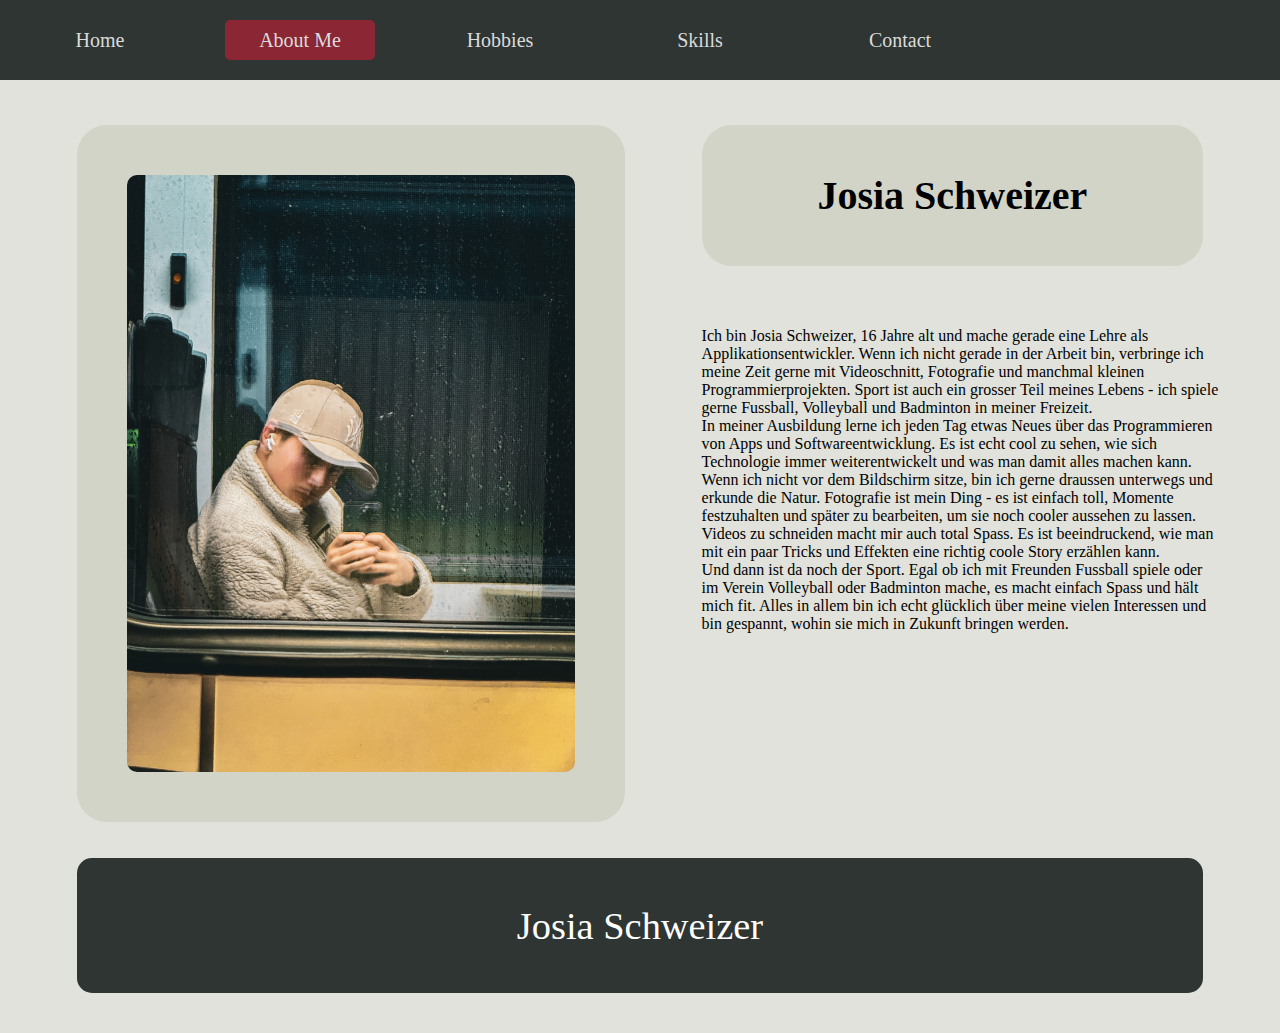
<file: aboutme.html>
<!DOCTYPE html>
<html lang="en">

<head>
    <meta charset="UTF-8">
    <meta name="viewport" content="width=device-width, initial-scale=1.0">
    <title>Josia's Website | About Me</title>
    <link rel="stylesheet" href="style.css">
</head>

<body>
    <nav class="header">
        <a class="headerItem mostLeftItem" href="index.html">Home</a>
        <a class="headerCurrentItem" href="aboutme.html">About Me</a>
        <a class="headerItem" href="hobbys.html">Hobbies</a>
        <a class="headerItem" href="recentWork.html">Skills</a>
        <a class="headerItem" href="contact.html">Contact</a>
        <!--<a class="headerItem" href="https://separate-cornucopia-e0b.notion.site/school-8180c1201c5647d2859a23c6d2ceb62d" target="_blank">Notion</a>
        <a class="headerItem" href="https://gbssg.gitlab.io/m346/" target="_blank">Gitlab 346</a>-->
    </nav>

    <main>
        <div class="aboutContainer">
            <div class="aboutDivImg">
                <img class="aboutImg" src="media/img/2k/josia.jpg" loading="lazy" alt="Josia" srcset="
                media/img/500/josia.jpg 375w,
                media/img/1k/josia.jpg 750w,
                media/img/2k/josia.jpg 1536w
                " />
            </div>
            <div class="aboutContent">
                <div class="aboutDivTitle">
                    <p class="aboutTitle">Josia Schweizer</p>
                </div>
                <div class="aboutDivText">
                    <p class="aboutText">Ich bin Josia Schweizer, 16 Jahre alt und mache gerade eine Lehre als
                        Applikationsentwickler. Wenn ich nicht gerade in der Arbeit bin, verbringe ich meine Zeit gerne
                        mit Videoschnitt, Fotografie und manchmal kleinen Programmierprojekten. Sport ist auch ein
                        grosser Teil meines Lebens - ich spiele gerne Fussball, Volleyball und Badminton in meiner
                        Freizeit.
                        <br>
                        In meiner Ausbildung lerne ich jeden Tag etwas Neues über das Programmieren von Apps und
                        Softwareentwicklung. Es ist echt cool zu sehen, wie sich Technologie immer weiterentwickelt und
                        was man damit alles machen kann.
                        <br>
                        Wenn ich nicht vor dem Bildschirm sitze, bin ich gerne draussen unterwegs und erkunde die Natur.
                        Fotografie ist mein Ding - es ist einfach toll, Momente festzuhalten und später zu bearbeiten,
                        um sie noch cooler aussehen zu lassen.
                        <br>
                        Videos zu schneiden macht mir auch total Spass. Es ist beeindruckend, wie man mit ein paar
                        Tricks
                        und Effekten eine richtig coole Story erzählen kann.
                        <br>
                        Und dann ist da noch der Sport. Egal ob ich mit Freunden Fussball spiele oder im Verein
                        Volleyball oder Badminton mache, es macht einfach Spass und hält mich fit.
                        Alles in allem bin ich echt glücklich über meine vielen Interessen und bin gespannt, wohin sie
                        mich in Zukunft bringen werden.
                    </p>
                </div>
            </div>
        </div>

    </main>

    <footer>
        <p>Josia Schweizer</p>
    </footer>

</body>

</html>
</file>
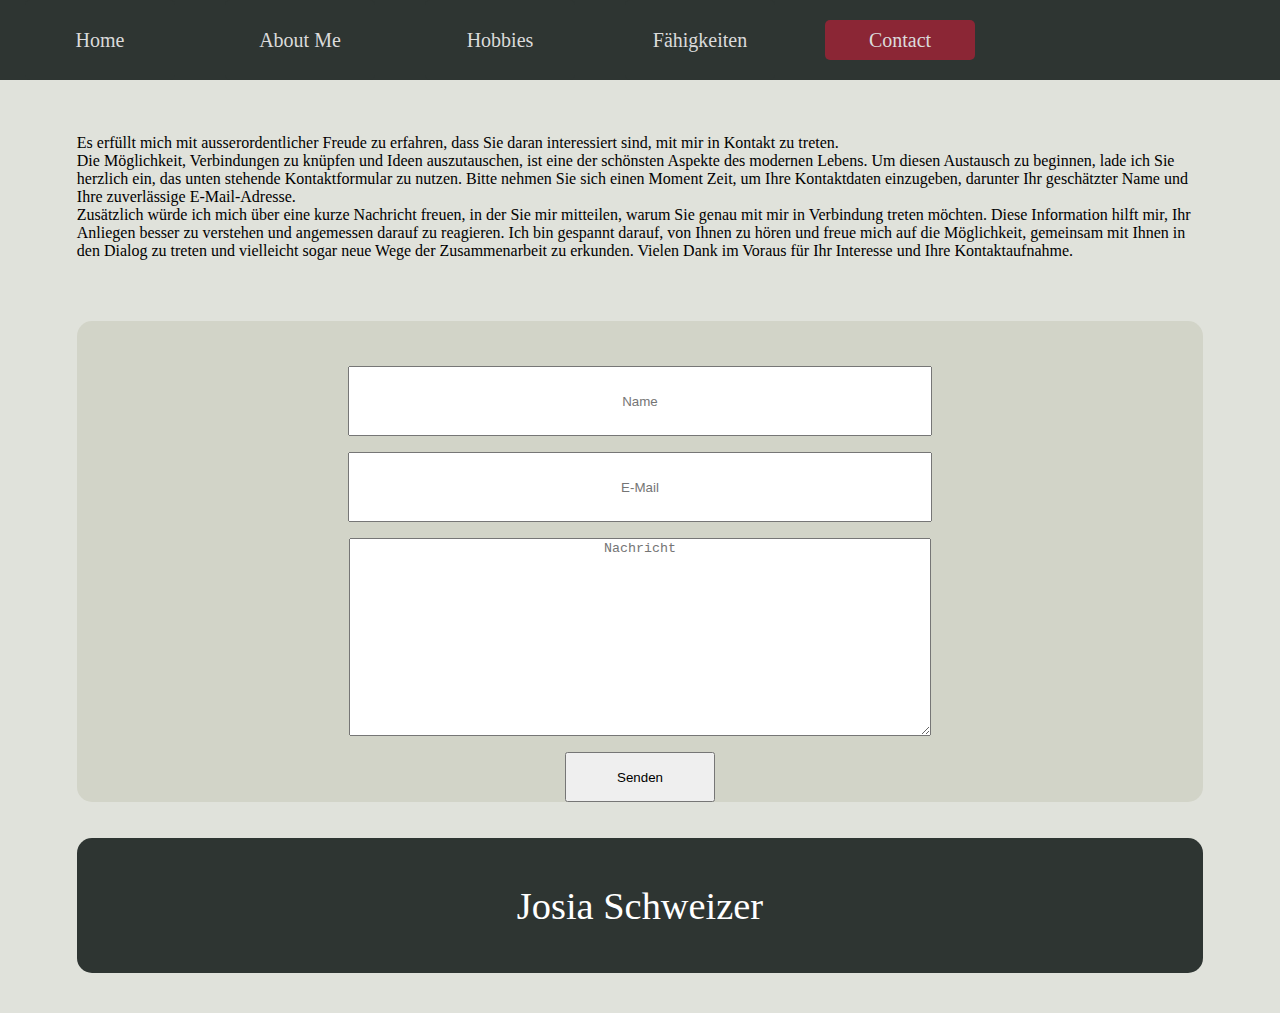
<file: contact.html>
<!DOCTYPE html>
<html lang="de">

<head>
    <meta charset="UTF-8">
    <meta name="viewport" content="width=device-width, initial-scale=1.0">
    <title>Josia's Website | Contact Me</title>
    <link rel="stylesheet" href="style.css">
</head>

<body>
    <nav class="header">
        <a class="headerItem mostLeftItem" href="index.html">Home</a>
        <a class="headerItem" href="aboutme.html">About Me</a>
        <a class="headerItem" href="hobbys.html">Hobbies</a>
        <a class="headerItem" href="recentWork.html">Fähigkeiten</a>
        <a class="headerCurrentItem" href="contact.html">Contact</a>
        <!--<a class="headerItem" href="https://separate-cornucopia-e0b.notion.site/school-8180c1201c5647d2859a23c6d2ceb62d" target="_blank">Notion</a>
        <a class="headerItem" href="https://gbssg.gitlab.io/m346/" target="_blank">Gitlab 346</a>-->
    </nav>

    <!-- Den Titel habe ich weggelassen, da der Name schon im Footer ist -->

    <div class="contactTextContainer">
        <p class="contactText">Es erfüllt mich mit ausserordentlicher Freude zu erfahren, dass Sie daran interessiert
            sind, mit mir in Kontakt zu treten.
            <br>
            Die Möglichkeit, Verbindungen zu knüpfen und Ideen auszutauschen,
            ist eine der schönsten Aspekte des modernen Lebens. Um diesen Austausch zu beginnen, lade ich Sie
            herzlich ein, das unten stehende Kontaktformular zu nutzen. Bitte nehmen Sie sich einen Moment Zeit, um
            Ihre Kontaktdaten einzugeben, darunter Ihr geschätzter Name und Ihre zuverlässige E-Mail-Adresse.
            <br>
            Zusätzlich würde ich mich über eine kurze Nachricht freuen, in der Sie mir mitteilen, warum Sie genau
            mit mir in Verbindung treten möchten. Diese Information hilft mir, Ihr Anliegen besser zu verstehen und
            angemessen darauf zu reagieren. Ich bin gespannt darauf, von Ihnen zu hören und freue mich auf die
            Möglichkeit, gemeinsam mit Ihnen in den Dialog zu treten und vielleicht sogar neue Wege der
            Zusammenarbeit zu erkunden. Vielen Dank im Voraus für Ihr Interesse und Ihre Kontaktaufnahme.
        </p>
    </div>

    <div class="contactFormular">
        <form class="contactFormularForm" action="https://formsubmit.co/josia.schweizer@gmail.com" method="post">
            <input class="nameFormular" type="text" id="name" name="name" placeholder="Name" required>
            <input class="emailFormular" type="email" id="email" name="email" placeholder="E-Mail" required>
            <textarea class="messageFormular" id="message" name="message" placeholder="Nachricht" required></textarea>
            <button class="submit" type="submit">Senden</button>
        </form>
    </div>

    </main>

    <footer>
        <p>Josia Schweizer</p>
    </footer>
</body>

</html>
</file>
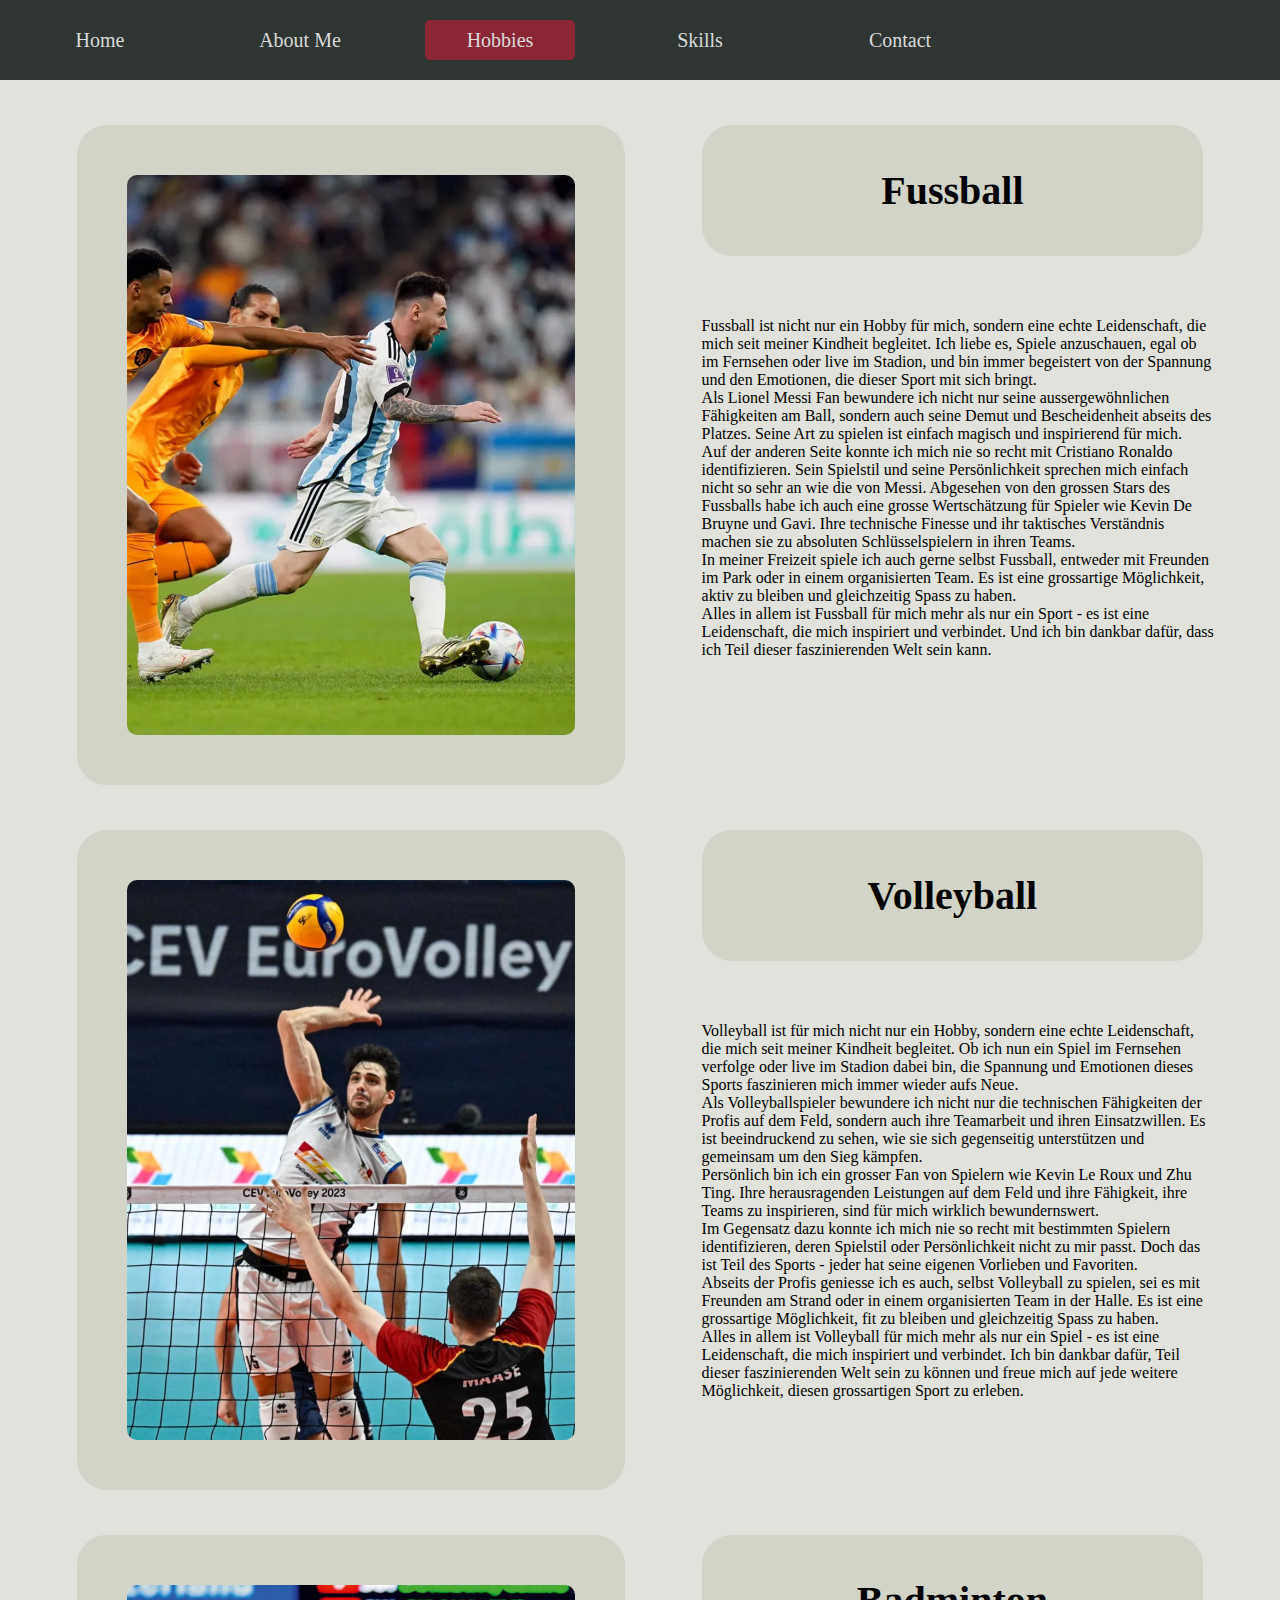
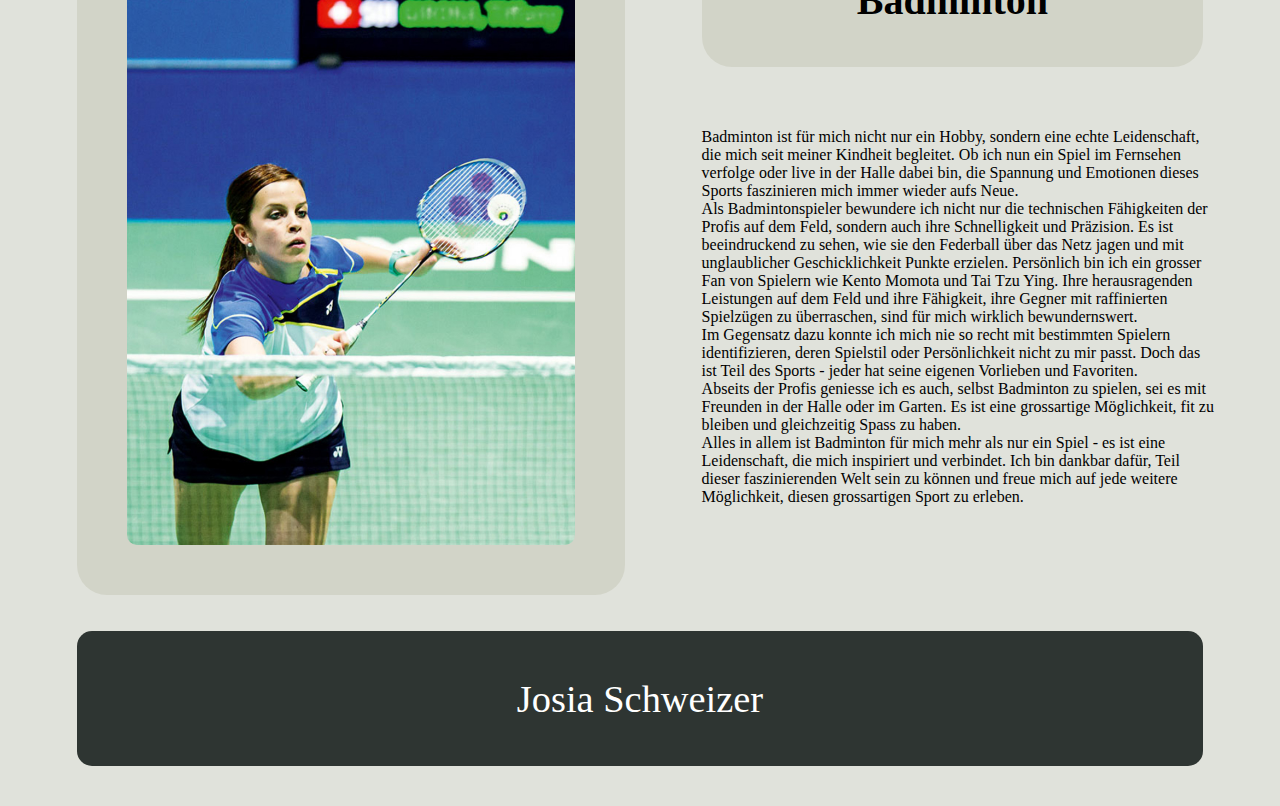
<file: hobbys.html>
<!DOCTYPE html>
<html lang="en">

<head>
    <meta charset="UTF-8">
    <meta name="viewport" content="width=device-width, initial-scale=1.0">
    <title>Josia's Website | Hobbys</title>
    <link rel="stylesheet" href="style.css">
</head>

<body>
    <nav class="header">
        <a class="headerItem mostLeftItem" href="index.html">Home</a>
        <a class="headerItem" href="aboutme.html">About Me</a>
        <a class="headerCurrentItem" href="hobbys.html">Hobbies</a>
        <a class="headerItem" href="recentWork.html">Skills</a>
        <a class="headerItem" href="contact.html">Contact</a>
        <!--<a class="headerItem" href="https://separate-cornucopia-e0b.notion.site/school-8180c1201c5647d2859a23c6d2ceb62d" target="_blank">Notion</a>
        <a class="headerItem" href="https://gbssg.gitlab.io/m346/" target="_blank">Gitlab 346</a>-->
    </nav>

    <main>
        <div class="hobbyContainer">
            <div class="hobbyDivImg">
                <img class="hobbyImg" src="media/img/2k/fussball.jpg" loading="lazy" alt="Fussball" srcset="
                media/img/500/fussball.jpg 400w,
                media/img/1k/fussball.jpg 800w,
                media/img/2k/fussball.jpg 1638w
                " />
            </div>
            <div class="hobbyContent">
                <div class="hobbyDivTitle">
                    <p class="hobbyTitle">Fussball</p>
                </div>
                <div class="hobbyDivText">
                    <p class="hobbyText">Fussball ist nicht nur ein Hobby für mich, sondern eine echte Leidenschaft, die
                        mich seit meiner Kindheit begleitet. Ich liebe es, Spiele anzuschauen, egal ob im Fernsehen oder
                        live im Stadion, und bin immer begeistert von der Spannung und den Emotionen, die dieser Sport
                        mit sich bringt.
                        <br>
                        Als Lionel Messi Fan bewundere ich nicht nur seine aussergewöhnlichen Fähigkeiten am Ball,
                        sondern auch seine Demut und Bescheidenheit abseits des Platzes. Seine Art zu spielen ist
                        einfach magisch und inspirierend für mich.
                        <br>
                        Auf der anderen Seite konnte ich mich nie so recht mit Cristiano Ronaldo identifizieren. Sein
                        Spielstil und seine Persönlichkeit sprechen mich einfach nicht so sehr an wie die von Messi.
                        Abgesehen von den grossen Stars des Fussballs habe ich auch eine grosse Wertschätzung für
                        Spieler
                        wie Kevin De Bruyne und Gavi. Ihre technische Finesse und ihr taktisches Verständnis machen sie
                        zu absoluten Schlüsselspielern in ihren Teams.
                        <br>
                        In meiner Freizeit spiele ich auch gerne selbst Fussball, entweder mit Freunden im Park oder in
                        einem organisierten Team. Es ist eine grossartige Möglichkeit, aktiv zu bleiben und gleichzeitig
                        Spass zu haben.
                        <br>
                        Alles in allem ist Fussball für mich mehr als nur ein Sport - es ist eine Leidenschaft, die mich
                        inspiriert und verbindet. Und ich bin dankbar dafür, dass ich Teil dieser faszinierenden Welt
                        sein kann.
                    </p>
                </div>
            </div>
        </div>

        <div class="hobbyContainer">
            <div class="hobbyDivImg">
                <img class="hobbyImg" src="media/img/2k/volleyball.jpg" loading="lazy" alt="Volleyball" srcset="
                media/img/500/volleyball.jpg 400w,
                media/img/1k/volleyball.jpg 800w,
                media/img/2k/volleyball.jpg 1638w
                " />
            </div>
            <div class="hobbyContent">
                <div class="hobbyDivTitle">
                    <p class="hobbyTitle">Volleyball</p>
                </div>
                <div class="hobbyDivText">
                    <p class="hobbyText">Volleyball ist für mich nicht nur ein Hobby, sondern eine echte Leidenschaft,
                        die mich seit meiner Kindheit begleitet. Ob ich nun ein Spiel im Fernsehen verfolge oder live im
                        Stadion dabei bin, die Spannung und Emotionen dieses Sports faszinieren mich immer wieder aufs
                        Neue.
                        <br>
                        Als Volleyballspieler bewundere ich nicht nur die technischen Fähigkeiten der Profis auf dem
                        Feld, sondern auch ihre Teamarbeit und ihren Einsatzwillen. Es ist beeindruckend zu sehen, wie
                        sie sich gegenseitig unterstützen und gemeinsam um den Sieg kämpfen.
                        <br>
                        Persönlich bin ich ein grosser Fan von Spielern wie Kevin Le Roux und Zhu Ting. Ihre
                        herausragenden Leistungen auf dem Feld und ihre Fähigkeit, ihre Teams zu inspirieren, sind für
                        mich wirklich bewundernswert.
                        <br>
                        Im Gegensatz dazu konnte ich mich nie so recht mit bestimmten Spielern identifizieren, deren
                        Spielstil oder Persönlichkeit nicht zu mir passt. Doch das ist Teil des Sports - jeder hat seine
                        eigenen Vorlieben und Favoriten.
                        <br>
                        Abseits der Profis geniesse ich es auch, selbst Volleyball zu spielen, sei es mit Freunden am
                        Strand oder in einem organisierten Team in der Halle. Es ist eine grossartige Möglichkeit, fit
                        zu
                        bleiben und gleichzeitig Spass zu haben.
                        <br>
                        Alles in allem ist Volleyball für mich mehr als nur ein Spiel - es ist eine Leidenschaft, die
                        mich inspiriert und verbindet. Ich bin dankbar dafür, Teil dieser faszinierenden Welt sein zu
                        können und freue mich auf jede weitere Möglichkeit, diesen grossartigen Sport zu erleben.
                    </p>
                </div>
            </div>
        </div>

        <div class="hobbyContainer">
            <div class="hobbyDivImg">
                <img class="hobbyImg" src="media/img/2k/badminton.jpg" loading="lazy" alt="Badminton" srcset="
                media/img/500/badminton.jpg 400w,
                media/img/1k/badminton.jpg 800w,
                media/img/2k/badminton.jpg 1638w
                " />
            </div>
            <div class="hobbyContent">
                <div class="hobbyDivTitle">
                    <p class="hobbyTitle">Badminton</p>
                </div>
                <div class="hobbyDivText">
                    <p class="hobbyText">Badminton ist für mich nicht nur ein Hobby, sondern eine echte Leidenschaft,
                        die mich seit meiner Kindheit begleitet. Ob ich nun ein Spiel im Fernsehen verfolge oder live in
                        der Halle dabei bin, die Spannung und Emotionen dieses Sports faszinieren mich immer wieder aufs
                        Neue.
                        <br>
                        Als Badmintonspieler bewundere ich nicht nur die technischen Fähigkeiten der Profis auf dem
                        Feld, sondern auch ihre Schnelligkeit und Präzision. Es ist beeindruckend zu sehen, wie sie den
                        Federball über das Netz jagen und mit unglaublicher Geschicklichkeit Punkte erzielen.
                        Persönlich bin ich ein grosser Fan von Spielern wie Kento Momota und Tai Tzu Ying. Ihre
                        herausragenden Leistungen auf dem Feld und ihre Fähigkeit, ihre Gegner mit raffinierten
                        Spielzügen zu überraschen, sind für mich wirklich bewundernswert.
                        <br>
                        Im Gegensatz dazu konnte ich mich nie so recht mit bestimmten Spielern identifizieren, deren
                        Spielstil oder Persönlichkeit nicht zu mir passt. Doch das ist Teil des Sports - jeder hat seine
                        eigenen Vorlieben und Favoriten.
                        <br>
                        Abseits der Profis geniesse ich es auch, selbst Badminton zu spielen, sei es mit Freunden in der
                        Halle oder im Garten. Es ist eine grossartige Möglichkeit, fit zu bleiben und gleichzeitig Spass
                        zu haben.
                        <br>
                        Alles in allem ist Badminton für mich mehr als nur ein Spiel - es ist eine Leidenschaft, die
                        mich inspiriert und verbindet. Ich bin dankbar dafür, Teil dieser faszinierenden Welt sein zu
                        können und freue mich auf jede weitere Möglichkeit, diesen grossartigen Sport zu erleben.
                    </p>
                </div>
            </div>
        </div>

        <footer>
            <p>Josia Schweizer</p>
        </footer>
    </main>
</body>

</html>
</file>
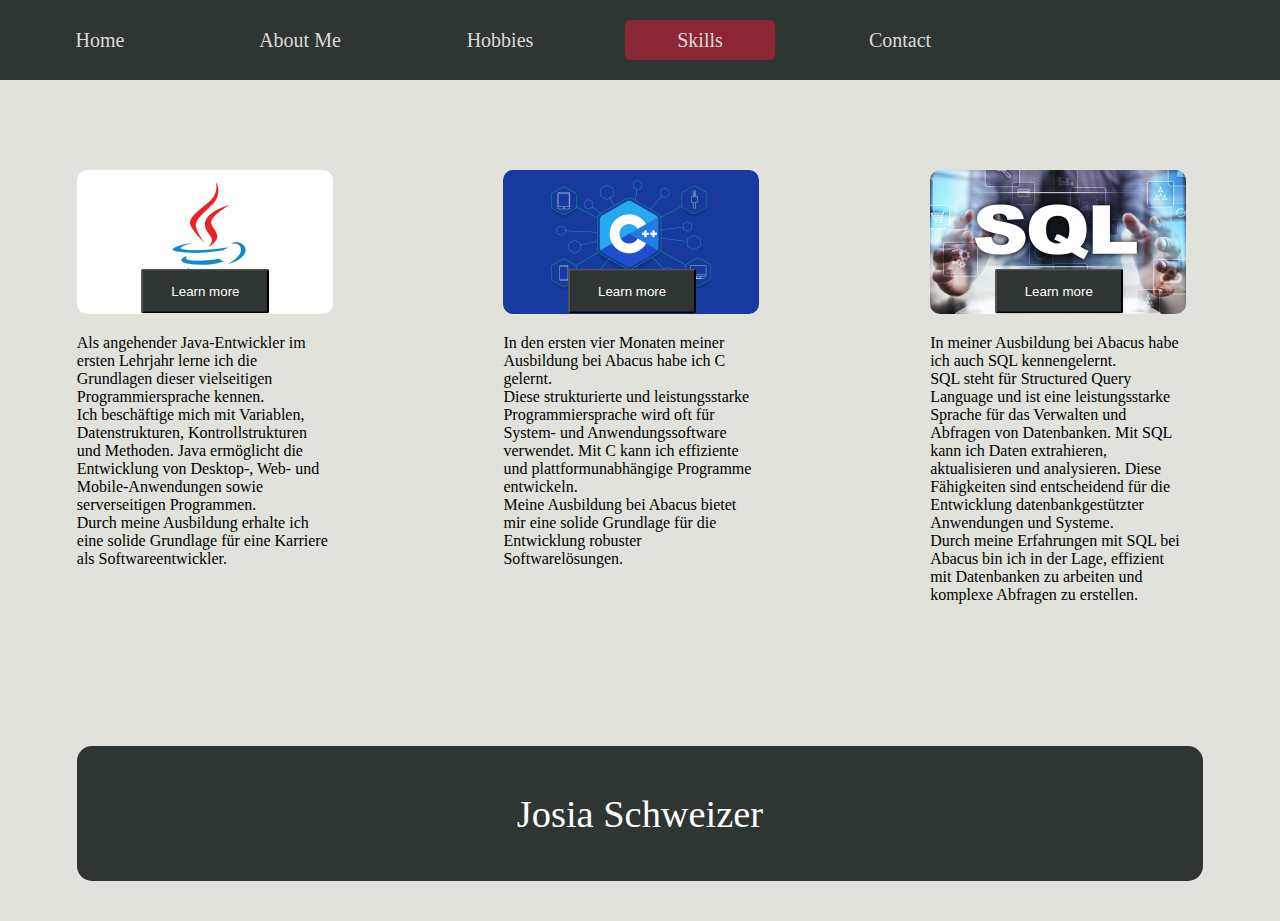
<file: recentWork.html>
<!DOCTYPE html>
<html lang="en">

<head>
    <meta charset="UTF-8">
    <meta name="viewport" content="width=device-width, initial-scale=1.0">
    <title>Josia's Website | Skills</title>
    <link rel="stylesheet" href="style.css">
</head>

<body>
    <nav class="header">
        <a class="headerItem mostLeftItem" href="index.html">Home</a>
        <a class="headerItem" href="aboutme.html">About Me</a>
        <a class="headerItem" href="hobbys.html">Hobbies</a>
        <a class="headerCurrentItem" href="recentWork.html">Skills</a>
        <a class="headerItem" href="contact.html">Contact</a>
        <!--<a class="headerItem" href="https://separate-cornucopia-e0b.notion.site/school-8180c1201c5647d2859a23c6d2ceb62d" target="_blank">Notion</a>
        <a class="headerItem" href="https://gbssg.gitlab.io/m346/" target="_blank">Gitlab 346</a>-->
    </nav>

    <main>
        <div class="workContainer">
            <div class="workElement">
                <div class="imgButtonContainer">
                    <!-- Querformatbilder wurde gewählt, da ich die Seite icht unnötig lang machen muss -->
                    <img class="workImg" src="media/img/2k/JAVA.jpg" loading="lazy" alt="Java" srcset="
                    media/img/500/JAVA.jpg 500w,
                    media/img/1k/JAVA.jpg 1000w,
                    media/img/2k/JAVA.jpg 2048w
                    " />
                    <button class="learnMoreButton" onclick="window.open('https://www.w3schools.com/java/')">Learn
                        more</button>
                </div>
                <p class="workText">Als angehender Java-Entwickler im ersten Lehrjahr lerne ich die Grundlagen dieser
                    vielseitigen Programmiersprache kennen.
                    <br>
                    Ich beschäftige mich mit Variablen, Datenstrukturen, Kontrollstrukturen und Methoden.
                    Java ermöglicht die Entwicklung von Desktop-, Web- und Mobile-Anwendungen sowie serverseitigen
                    Programmen.
                    <br>
                    Durch meine Ausbildung erhalte ich eine solide Grundlage für eine Karriere als
                    Softwareentwickler.
                </p>
            </div>
            <div class="workElement">
                <div class="imgButtonContainer">
                    <img class="workImg" src="media/img/2k/c.jpg" loading="lazy" alt="C-Programminglanguage" srcset="
                    media/img/500/c.jpg 500w,
                    media/img/1k/c.jpg 1000w,
                    media/img/2k/c.jpg 2048w
                    " />
                    <button class="learnMoreButton" onclick="window.open('https://www.w3schools.com/c/')">Learn
                        more</button>
                </div>
                <p class="workText">In den ersten vier Monaten meiner Ausbildung bei Abacus habe ich C gelernt.
                    <br>
                    Diese strukturierte und leistungsstarke Programmiersprache wird oft für System- und
                    Anwendungssoftware
                    verwendet. Mit C kann ich effiziente und plattformunabhängige Programme entwickeln.
                    <br>
                    Meine Ausbildung bei Abacus bietet mir eine solide Grundlage für die Entwicklung robuster
                    Softwarelösungen.
                </p>
            </div>
            <div class="workElement">
                <div class="imgButtonContainer">
                    <img class="workImg" src="media/img/2k/sql.jpg" loading="lazy" alt="SQL" srcset="
                    media/img/500/sql.jpg 500w,
                    media/img/1k/sql.jpg 1000w,
                    media/img/2k/sql.jpg 2048w
                    " />
                    <button class="learnMoreButton" onclick="window.open('https://www.w3schools.com/sql/')">Learn
                        more</button>
                </div>
                <p class="workText">In meiner Ausbildung bei Abacus habe ich auch SQL kennengelernt.
                    <br>
                    SQL steht für Structured Query Language und ist eine leistungsstarke Sprache für das Verwalten und
                    Abfragen von
                    Datenbanken. Mit SQL kann ich Daten extrahieren, aktualisieren und analysieren. Diese Fähigkeiten
                    sind entscheidend für die Entwicklung datenbankgestützter Anwendungen und Systeme.
                    <br>
                    Durch meine Erfahrungen mit SQL bei Abacus bin ich in der Lage, effizient mit Datenbanken zu
                    arbeiten und
                    komplexe Abfragen zu erstellen.
                </p>
            </div>
        </div>

    </main>

    <footer>
        <p>Josia Schweizer</p>
    </footer>
</body>

</html>
</file>
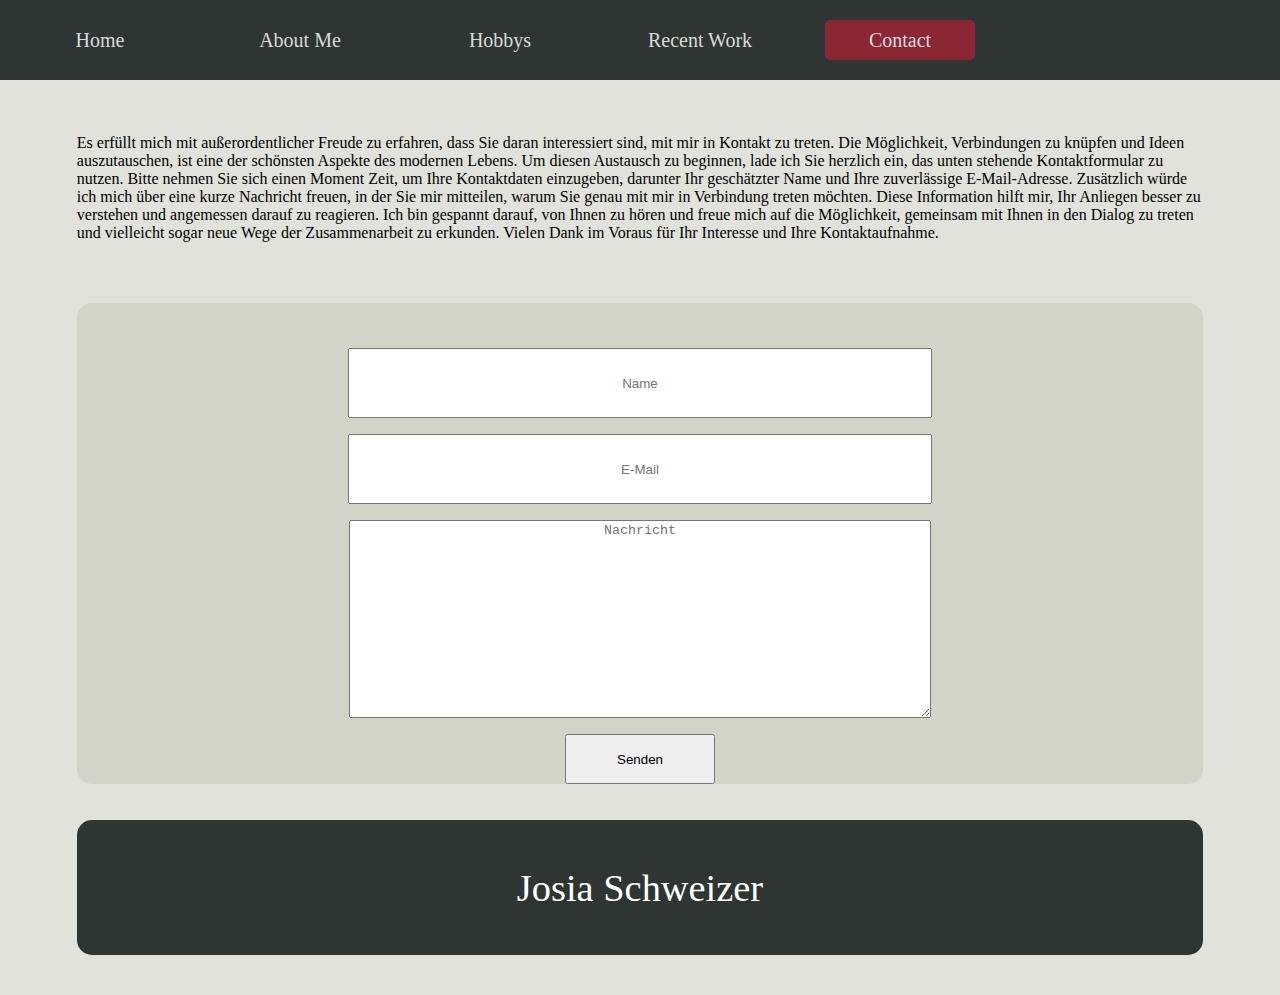
<file: src/contact.html>
<!DOCTYPE html>
<html lang="en">

<head>
    <meta charset="UTF-8">
    <meta name="viewport" content="width=device-width, initial-scale=1.0">
    <title>Josia's Website | Contact Me</title>
    <link rel="stylesheet" href="style.css">
</head>

<body>
    <nav class="header">
        <a class="headerItem mostLeftItem" href="index.html">Home</a>
        <a class="headerItem" href="aboutme.html">About Me</a>
        <a class="headerItem" href="hobbys.html">Hobbys</a>
        <a class="headerItem" href="recentWork.html">Recent Work</a>
        <a class="headerCurrentItem" href="contact.html">Contact</a>
    </nav>

    <main>
        <div class="contactTextContainer">
            <p class="contactText">Es erfüllt mich mit außerordentlicher Freude zu erfahren, dass Sie daran interessiert
                sind, mit mir in Kontakt zu treten. Die Möglichkeit, Verbindungen zu knüpfen und Ideen auszutauschen,
                ist eine der schönsten Aspekte des modernen Lebens. Um diesen Austausch zu beginnen, lade ich Sie
                herzlich ein, das unten stehende Kontaktformular zu nutzen. Bitte nehmen Sie sich einen Moment Zeit, um
                Ihre Kontaktdaten einzugeben, darunter Ihr geschätzter Name und Ihre zuverlässige E-Mail-Adresse.
                Zusätzlich würde ich mich über eine kurze Nachricht freuen, in der Sie mir mitteilen, warum Sie genau
                mit mir in Verbindung treten möchten. Diese Information hilft mir, Ihr Anliegen besser zu verstehen und
                angemessen darauf zu reagieren. Ich bin gespannt darauf, von Ihnen zu hören und freue mich auf die
                Möglichkeit, gemeinsam mit Ihnen in den Dialog zu treten und vielleicht sogar neue Wege der
                Zusammenarbeit zu erkunden. Vielen Dank im Voraus für Ihr Interesse und Ihre Kontaktaufnahme.</p>
        </div>

        <div class="contactFormular">
            <form class="contactFormularForm" action="https://formsubmit.co/josia.schweizer@gmail.com" method="post">
                <input class="nameFormular" type="text" id="name" name="name" placeholder="Name" required>
                <input class="emailFormular" type="email" id="email" name="email" placeholder="E-Mail" required>
                <textarea class="messageFormular" id="message" name="message" placeholder="Nachricht"
                    required></textarea>
                <button class="submit" type="submit">Senden</button>
            </form>
        </div>

        <div class="footer">
            <p class="footerTitel">Josia Schweizer</p>
        </div>
    </main>
</body>

</html>
</file>
<file: style.css>
:root {
    --headerFg: rgb(219, 219, 219);
    --headerBg: #D3EFBD;
    --headerElement: #2E3532;
    --headerMomentanElement: #8B2635;
    --bodyBg: #E0E2DB;
    --imageBg: #D2D4C8;
}

.flex {
    display: flex;
}

body {
    margin: 0;
    background-color: var(--bodyBg);
    font-family: Cambria, Cochin, Georgia, Times, 'Times New Roman', serif;
}

.header {
    display: grid;
    width: auto;
    background-color: var(--headerElement);
    /*Den Hintergrund geändert, weil die Farbkombo mit dem hellen gar nicht zum Rot gepasst hat*/
    grid-template-columns: 1fr 1fr 1fr 1fr 1fr 1fr 1fr 3fr;
}

.headerItem {
    display: flex;
    justify-content: center;
    align-items: center;

    margin-right: 50px;
    width: 150px;
    height: 80px;

    color: var(--headerFg);
    font-size: 20px;
    background-color: var(--headerElement);
    border-radius: 5px;
    text-decoration: none;
}

.headerItem:hover {
    opacity: 0.5;
}

.headerCurrentItem {
    display: flex;
    justify-content: center;
    align-items: center;

    margin-right: 50px;
    margin-top: 20px;
    width: 150px;
    height: 40px;

    color: var(--headerFg);
    font-size: 20px;
    background-color: var(--headerMomentanElement);
    border-radius: 5px;
    text-decoration: none;
}

.mostLeftItem {
    margin-left: 25px;
}

.imgContainer {
    display: flex;
    justify-content: center;
    margin-top: 2.5vw;

}

.imgContainer2 {
    display: flex;
    justify-content: center;
    margin-top: 2.5vw;

}

.imgContainer3 {
    display: flex;
    justify-content: center;
    margin-top: 2.5vw;
}

.divImg1,
.divImg2 {
    display: flex;
    justify-content: center;
    background-color: var(--imageBg);
    border-radius: 2.5vw;
    margin-right: 2.5vw;
    margin-left: 2.5vw;
}

.divImg3 {
    display: flex;
    justify-content: center;
    background-color: var(--imageBg);
    border-radius: 2.5vw;
}

.img1,
.img2 {
    width: 35.5vw;
    height: auto;
    margin: 3vw;
    border-radius: 10px;
}

.img3 {
    width: 82vw;
    height: auto;
    margin: 3vw;
    border-radius: 10px;
}

iframe {
    width: 100%;
    height: 100%;
    border: none;
    border-radius: 10px;
    margin: 3vw;
    overflow: hidden;
}

.aboutContainer {
    display: grid;
    grid-template-columns: 1fr 1fr;
}

.aboutDivImg {
    display: flex;
    justify-content: center;
    background-color: var(--imageBg);
    border-radius: 30px;
    margin-top: 5vh;
    margin-right: 6vw;
    margin-left: 6vw;
}

.aboutImg {
    width: 35vw;
    margin: 50px;
    border-radius: 10px;
}

.aboutContent {
    display: grid;
    grid-template-rows: 1fr 3fr;
}

.aboutDivTitle {
    display: flex;
    justify-content: center;
    align-items: center;

    margin-top: 5vh;
    margin-right: 6vw;

    background-color: var(--imageBg);
    border-radius: 30px;
}

.aboutTitle {
    font-size: 40px;
    font-weight: bold;
}

.aboutDivText {
    display: flex;

    margin-top: 5vh;
    margin-right: 2vw;
    border-radius: 30px;
}

.aboutText {
    width: 40.5vw;
}

.hobbyContainer {
    display: grid;
    grid-template-columns: 1fr 1fr;
}

.hobbyDivImg {
    display: flex;
    justify-content: center;
    background-color: var(--imageBg);
    border-radius: 30px;
    margin-top: 5vh;
    margin-right: 6vw;
    margin-left: 6vw;
}

.hobbyImg {
    width: 35vw;
    margin: 50px;
    border-radius: 10px;
}

.hobbyContent {
    display: grid;
    grid-template-rows: 1fr 3fr;
}

.hobbyDivTitle {
    display: flex;
    justify-content: center;
    align-items: center;


    margin-top: 5vh;
    margin-right: 6vw;

    background-color: var(--imageBg);
    border-radius: 30px;
}

.hobbyTitle {
    font-size: 40px;
    font-weight: bold;
}

.hobbyDivText {
    display: flex;

    margin-top: 5vh;
    margin-right: 5vw;
    border-radius: 30px;
}

.hobbyText {
    word-wrap: break-word;
    width: 100%;
}

.workContainer {
    display: grid;
    grid-template-columns: 1fr 1fr 1fr
}

.workElement {
    margin-right: 5vw;
    margin-left: 6vw;

    margin-top: 10vh;
    margin-bottom: 10vh;
}

.imgButtonContainer {
    position: relative;
}

.learnMoreButton {
    position: absolute;
    top: 82%;
    left: 45%;
    transform: translate(-50%, -50%);
    z-index: 1;

    width: 10vw;
    height: 5vh;

    border-radius: 2.5px;
    color: white;
    background-color: var(--headerElement);
}

.workImg {
    width: 20vw;
    border-radius: 10px;
}

.workText {
    word-wrap: break-word;
    width: 20vw;
}

.contactTitleContainer {
    display: flex;
    justify-content: center;
    align-items: center;

    height: 15vh;

    border-radius: 15px;
    margin-top: 2.5vw;
    margin-bottom: 2.5vw;
    margin-right: 6vw;
    margin-left: 6vw;

    background-color: var(--imageBg);
    color: black;
}

.contactTitle {
    font-size: 4vw;
    font-weight: bold;
}

.contactTextContainer {
    display: flex;
    justify-content: center;
    margin-left: 6vw;
    margin-right: 6vw;
    margin-top: 3vw;
}

.contactFormular {
    display: flex;
    flex-direction: column;
    align-items: center;

    border-radius: 15px;
    margin-top: 5vh;
    margin-right: 6vw;
    margin-left: 6vw;

    background-color: var(--imageBg);

    width: 88vw;
    gap: 1rem;
}

.contactFormularForm {
    display: flex;
    flex-direction: column;
    align-items: center;

    margin-top: 5vh;

    gap: 1rem;
}

.nameFormular,
.emailFormular {
    height: 5vw;
    width: 45vw;
    text-align: center;
}

.messageFormular {
    height: 15vw;
    width: 45vw;
    text-align: center;
}

.submit {
    height: 50px;
    width: 150px;
}

footer {
    display: flex;
    justify-content: center;
    align-items: center;

    height: 15vh;

    border-radius: 15px;
    margin-top: 4vh;
    margin-bottom: 40px;
    margin-right: 6vw;
    margin-left: 6vw;

    background-color: var(--headerElement);
    /*Die Hintergrundfarbe habe ich hier auch geändert, da dass hellgrün nicht zum bg der main-page gepasst hat*/
    color: white;
    /*Die Schriftfarbe Weiss ist auf dem Dunkelgrün schöner wie das Schwarz*/
}

footer>p {
    font-size: 3vw;
}

@media (max-width: 1000px) {
    .header {
        display: flex;
        justify-content: space-between;
    }

    .headerItem {
        display: flex;
        justify-content: center;
        align-items: center;

        margin-right: 10px;
        width: 120px;
        height: 60px;

        color: var(--headerFg);
        font-size: 2vw;
        background-color: var(--headerElement);
        border-radius: 5px;
        text-decoration: none;
    }

    .headerCurrentItem {
        display: flex;
        justify-content: center;
        align-items: center;

        margin-right: 10px;
        margin-top: 10px;
        width: 120px;
        height: 40px;

        color: var(--headerFg);
        font-size: 2vw;
        background-color: var(--headerMomentanElement);
        border-radius: 5px;
        text-decoration: none;
    }

    .imgContainer {
        display: grid;
        width: 100%;
        grid-template-rows: 1fr 1fr;
        justify-content: center;
        margin-top: 5vw;
        margin-bottom: 5vw;
    }

    .imgContainer2 {
        margin-bottom: 5vw;
    }

    .imgContainer3 {
        margin-bottom: 5vw;
    }


    .divImg1 {
        display: flex;
        justify-content: center;
        background-color: var(--imageBg);
        border-radius: 2.5vw;
        margin-bottom: 5vw;
        margin-right: 2.5vw;
        margin-left: 2.5vw;
    }

    .divImg2,
    .divImg3 {
        display: flex;
        justify-content: center;
        background-color: var(--imageBg);
        border-radius: 2.5vw;
        margin-right: 2.5vw;
        margin-left: 2.5vw;
    }

    .img1,
    .img2 {
        width: 82vw;
        height: auto;
        margin: 3vw;
        border-radius: 10px;
    }

    .aboutContainer {
        display: flex;
        flex-direction: column;
        align-items: center;
    }

    .aboutDivImg {
        display: flex;
        justify-content: center;

        margin-top: 3vh;
        margin-right: 6vw;
        margin-left: 6vw;
        border-radius: 30px;

        width: 88vw;
        background-color: var(--imageBg);
    }

    .aboutImg {
        width: 82vw;
        height: auto;
        margin: 3vw;
        border-radius: 10px;
    }

    .aboutContent {
        display: grid;
        grid-template-rows: 1fr 3fr;
    }

    .aboutDivTitle {
        display: flex;
        flex-direction: column;
        justify-content: center;
        align-items: center;

        margin-right: 6vw;
        margin-left: 6vw;
        border-radius: 30px;

        width: 88vw;
        height: 15vh;
    }

    .aboutTitle {
        font-size: 4vw;
        font-weight: bold;
    }

    .aboutDivText {
        display: grid;

        margin-right: 6vw;
        margin-left: 6vw;
        border-radius: 30px;

        width: 88vw;
    }

    .aboutText {
        width: 88vw;
        font-size: 1rem;
    }

    .hobbyContainer {
        display: flex;
        flex-direction: column;
        align-items: center;
    }

    .hobbyDivImg {
        display: flex;
        justify-content: center;

        margin-top: 3vh;
        margin-right: 6vw;
        margin-left: 6vw;
        border-radius: 30px;

        width: 88vw;
        background-color: var(--imageBg);
    }

    .hobbyImg {
        width: 82vw;
        height: auto;
        margin: 3vw;
        border-radius: 10px;
    }

    .hobbyContent {
        display: grid;
        grid-template-rows: 0.8fr 2.2fr;
    }

    .hobbyDivTitle {
        display: flex;
        flex-direction: column;
        justify-content: center;
        align-items: center;

        margin-right: 6vw;
        margin-left: 6vw;
        border-radius: 30px;

        width: 88vw;
        height: 15vh;
    }

    .hobbyTitle {
        font-size: 4vw;
        font-weight: bold;
    }

    .hobbyDivText {
        margin-right: 6vw;
        margin-left: 6vw;
        border-radius: 30px;

        width: 88vw;
    }

    .hobbyText {
        word-wrap: break-word;
        width: 88vw;
        font-size: 1rem;
    }

    .workContainer {
        display: flex;
        flex-direction: column;
    }

    .workElement {
        margin-top: 5vh;
        margin-bottom: 1vh;
        margin-right: 6vw;
        margin-left: 6vw;
    }

    .imgButtonContainer {
        position: relative;
    }

    .learnMoreButton {
        position: absolute;
        top: 82%;
        left: 50%;
        transform: translate(-50%, -50%);
        z-index: 1;

        width: 30vw;
        height: 3vh;

        border-radius: 2.5px;
        color: white;
        background-color: var(--headerElement);
    }

    .workImg {
        width: 100%;
        object-fit: cover;
        border-radius: 10px;
    }

    .workText {
        word-wrap: break-word;
        width: 100%;
        font-size: 1rem;
    }

    .contactTextContainer {
        display: flex;
        justify-content: center;
        margin-left: 6vw;
        margin-right: 6vw;
        margin-top: 6vw;
    }

    .contactText {
        font-size: 1rem;
    }

    .nameFormular,
    .emailFormular {
        height: 5vw;
        width: 80vw;
        text-align: center;
    }

    .messageFormular {
        height: 15vw;
        width: 80vw;
        text-align: center;
    }
}
</file>
<file: src/style.css>
:root {
    --headerFg: rgb(219, 219, 219);
    --headerBg: #D3EFBD;
    --headerElement: #2E3532;
    --headerMomentanElement: #8B2635;
    --bodyBg: #E0E2DB;
    --imageBg: #D2D4C8;
}

.flex {
    display: flex;
}

body {
    margin: 0;
    background-color: var(--bodyBg);
}

img{
    opacity: 0.5;
}

img[data-high-res]{
    opacity: 1;
}

.header {
    display: grid;
    width: 100vw;
    background-color: var(--headerElement);
    grid-template-columns: 1fr 1fr 1fr 1fr 1fr 3fr;
}

.headerItem {
    display: flex;
    justify-content: center;
    align-items: center;

    margin-right: 50px;
    width: 150px;
    height: 80px;

    color: var(--headerFg);
    font-size: 20px;
    background-color: var(--headerElement);
    border-radius: 5px;
    text-decoration: none;
}

.headerCurrentItem {
    display: flex;
    justify-content: center;
    align-items: center;

    margin-right: 50px;
    margin-top: 20px;
    width: 150px;
    height: 40px;

    color: var(--headerFg);
    font-size: 20px;
    background-color: var(--headerMomentanElement);
    border-radius: 5px;
    text-decoration: none;
}

.mostLeftItem {
    margin-left: 25px;
}

.imgContainer {
    display: flex;
    justify-content: center;
    margin-top: 2.5vw;
    margin-bottom: 5vw;
}

.imgContainer2 {
    display: flex;
    justify-content: center;
}

.divImg1,
.divImg2 {
    display: flex;
    justify-content: center;
    background-color: var(--imageBg);
    border-radius: 2.5vw;
    margin-right: 2.5vw;
    margin-left: 2.5vw;
}

.divImg3 {
    display: flex;
    justify-content: center;
    background-color: var(--imageBg);
    border-radius: 2.5vw;
}

.img1,
.img2 {
    width: 35.5vw;
    height: auto;
    margin: 3vw;
    border-radius: 10px;
}

.img3 {
    width: 82vw;
    height: auto;
    margin: 3vw;
    border-radius: 10px;
}

.aboutContainer {
    display: grid;
    grid-template-columns: 1fr 1fr;
}

.aboutDivImg {
    display: flex;
    justify-content: center;
    background-color: var(--imageBg);
    border-radius: 30px;
    margin-top: 5vh;
    margin-right: 6vw;
    margin-left: 6vw;
}

.aboutImg {
    width: 35vw;
    margin: 50px;
    border-radius: 10px;
}

.aboutContent {
    display: grid;
    grid-template-rows: 1fr 3fr;
}

.aboutDivTitle {
    display: flex;
    justify-content: center;
    align-items: center;

    margin-top: 5vh;
    margin-right: 6vw;

    background-color: var(--imageBg);
    border-radius: 30px;
}

.aboutTitle {
    font-size: 40px;
    font-weight: bold;
}

.aboutDivText {
    display: flex;

    margin-top: 5vh;
    margin-right: 2vw;
    border-radius: 30px;
}

.aboutText {
    width: 40.5vw;
}

.hobbyContainer {
    display: grid;
    grid-template-columns: 1fr 1fr;
}

.hobbyDivImg {
    display: flex;
    justify-content: center;
    background-color: var(--imageBg);
    border-radius: 30px;
    margin-top: 5vh;
    margin-right: 6vw;
    margin-left: 6vw;
}

.hobbyImg {
    width: 35vw;
    margin: 50px;
    border-radius: 10px;
}

.hobbyContent {
    display: grid;
    grid-template-rows: 1fr 3fr;
}

.hobbyDivTitle {
    display: flex;
    justify-content: center;
    align-items: center;

    margin-top: 5vh;
    margin-right: 6vw;

    background-color: var(--imageBg);
    border-radius: 30px;
}

.hobbyTitle {
    font-size: 40px;
    font-weight: bold;
}

.hobbyDivText {
    display: flex;

    margin-top: 5vh;
    margin-right: 5vw;
    border-radius: 30px;
}

.hobbyText {
    word-wrap: break-word;
    width: 40.5vw;
}

.workContainer {
    display: grid;
    grid-template-columns: 1fr 1fr 1fr
}

.workElement {
    margin-right: 5vw;
    margin-left: 6vw;

    margin-top: 10vh;
    margin-bottom: 10vh;
} 

.imgButtonContainer {
    position: relative;
}

.learnMoreButton {
    position: absolute;
    top: 82%;
    left: 45%;
    transform: translate(-50%, -50%);
    z-index: 1;

    width: 10vw;
    height: 3vh;

    border-radius: 2.5px;
    color: white;
    background-color: var(--headerElement);
}

.workImg {
    width: 20vw;
    border-radius: 10px;
}

.workText {
    word-wrap: break-word;
    width: 20vw;
}

.contactTitleContainer {
    display: flex;
    justify-content: center;
    align-items: center;

    height: 15vh;

    border-radius: 15px;
    margin-top: 2.5vw;
    margin-bottom: 2.5vw;
    margin-right: 6vw;
    margin-left: 6vw;

    background-color: var(--imageBg);
    color: black;
}

.contactTitle {
    font-size: 4vw;
    font-weight: bold;
}

.contactTextContainer {
    display: flex;
    justify-content: center;
    margin-left: 6vw;
    margin-right: 6vw;
    margin-top: 3vw;
}

.contactFormular {
    display: flex;
    flex-direction: column;
    align-items: center;

    border-radius: 15px;
    margin-top: 5vh;
    margin-right: 6vw;
    margin-left: 6vw;

    background-color: var(--imageBg);

    width: 88vw;
    gap: 1rem;
}

.contactFormularForm {
    display: flex;
    flex-direction: column;
    align-items: center;

    margin-top: 5vh;

    gap: 1rem;
}

.nameFormular,
.emailFormular {
    height: 5vw;
    width: 45vw;
    text-align: center;
}

.messageFormular {
    height: 15vw;
    width: 45vw;
    text-align: center;
}

.submit {
    height: 50px;
    width: 150px;
}

.footer {
    display: flex;
    justify-content: center;
    align-items: center;

    height: 15vh;

    border-radius: 15px;
    margin-top: 4vh;
    margin-bottom: 40px;
    margin-right: 6vw;
    margin-left: 6vw;

    background-color: var(--headerElement);
    color: white;
}

.footerTitel {
    font-size: 3vw;
}

@media (max-width: 1000px) {
    .header {
        display: flex;
        justify-content: space-between;
    }

    .headerItem {
        display: flex;
        justify-content: center;
        align-items: center;

        margin-right: 10px;
        width: 75px;
        height: 40px;

        color: var(--headerFg);
        font-size: 2vw;
        background-color: var(--headerElement);
        border-radius: 5px;
        text-decoration: none;
    }

    .headerCurrentItem {
        display: flex;
        justify-content: center;
        align-items: center;

        margin-right: 10px;
        margin-top: 10px;
        width: 75px;
        height: 20px;

        color: var(--headerFg);
        font-size: 2vw;
        background-color: var(--headerMomentanElement);
        border-radius: 5px;
        text-decoration: none;
    }

    .imgContainer {
        display: grid;
        width: 100%;
        grid-template-rows: 1fr 1fr;
        justify-content: center;
        margin-top: 5vw;
        margin-bottom: 5vw;
    }

    .divImg1 {
        display: flex;
        justify-content: center;
        background-color: var(--imageBg);
        border-radius: 2.5vw;
        margin-bottom: 5vw;
        margin-right: 2.5vw;
        margin-left: 2.5vw;
    }

    .divImg2,
    .divImg3 {
        display: flex;
        justify-content: center;
        background-color: var(--imageBg);
        border-radius: 2.5vw;
        margin-right: 2.5vw;
        margin-left: 2.5vw;
    }

    .img1,
    .img2 {
        width: 82vw;
        height: auto;
        margin: 3vw;
        border-radius: 10px;
    }

    .aboutContainer {
        display: flex;
        flex-direction: column;
        align-items: center;
    }

    .aboutDivImg {
        display: flex;
        justify-content: center;

        margin-top: 3vh;
        margin-right: 6vw;
        margin-left: 6vw;
        border-radius: 30px;

        width: 88vw;
        background-color: var(--imageBg);
    }

    .aboutImg {
        width: 82vw;
        height: auto;
        margin: 3vw;
        border-radius: 10px;
    }

    .aboutContent {
        display: grid;
        grid-template-rows: 1fr 2fr;
    }

    .aboutDivTitle {
        display: flex;
        flex-direction: column;
        justify-content: center;
        align-items: center;

        margin-right: 6vw;
        margin-left: 6vw;
        border-radius: 30px;

        width: 88vw;
        height: 15vh;
    }

    .aboutTitle {
        font-size: 4vw;
        font-weight: bold;
    }

    .aboutDivText {
        display: grid;

        margin-right: 6vw;
        margin-left: 6vw;
        border-radius: 30px;

        width: 88vw;
    }

    .aboutText {
        width: 88vw;
        font-size: 3vw;
    }

    .hobbyContainer {
        display: flex;
        flex-direction: column;
        align-items: center;
    }

    .hobbyDivImg {
        display: flex;
        justify-content: center;

        margin-top: 3vh;
        margin-right: 6vw;
        margin-left: 6vw;
        border-radius: 30px;

        width: 88vw;
        background-color: var(--imageBg);
    }

    .hobbyImg {
        width: 82vw;
        height: auto;
        margin: 3vw;
        border-radius: 10px;
    }

    .hobbyContent {
        display: grid;
        grid-template-rows: 1fr 2.2fr;
    }

    .hobbyDivTitle {
        display: flex;
        flex-direction: column;
        justify-content: center;
        align-items: center;

        margin-right: 6vw;
        margin-left: 6vw;
        border-radius: 30px;

        width: 88vw;
        height: 15vh;
    }

    .hobbyTitle {
        font-size: 4vw;
        font-weight: bold;
    }

    .hobbyDivText {
        margin-right: 6vw;
        margin-left: 6vw;
        border-radius: 30px;

        width: 88vw;
    }

    .hobbyText {
        word-wrap: break-word;
        width: 88vw;
        font-size: 3vw;
    }

    .workContainer {
        display: flex;
        flex-direction: column;
    }

    .workElement {
        margin-top: 5vh;
        margin-bottom: 1vh;
        margin-right: 6vw;
        margin-left: 6vw;
    }

    .imgButtonContainer {
        position: relative;
    }

    .learnMoreButton {
        position: absolute;
        top: 82%;
        left: 45%;
        transform: translate(-50%, -50%);
        z-index: 1;

        width: 30vw;
        height: 3vh;

        border-radius: 2.5px;
        color: white;
        background-color: var(--headerElement);
    }

    .workImg {
        width: 100%;
        object-fit: cover;
        border-radius: 10px;
    }

    .workText {
        word-wrap: break-word;
        width: 100%;
        font-size: 3vw;
    }

    .contactTextContainer{
        display: flex;
        justify-content: center;
        margin-left: 6vw;
        margin-right: 6vw;
        margin-top: 6vw;
    }

    .contactText{
        font-size: 3vw;
    }

    .nameFormular,
    .emailFormular {
        height: 5vw;
        width: 80vw;
        text-align: center;
    }

    .messageFormular {
        height: 15vw;
        width: 80vw;
        text-align: center;
    }
}
</file>
